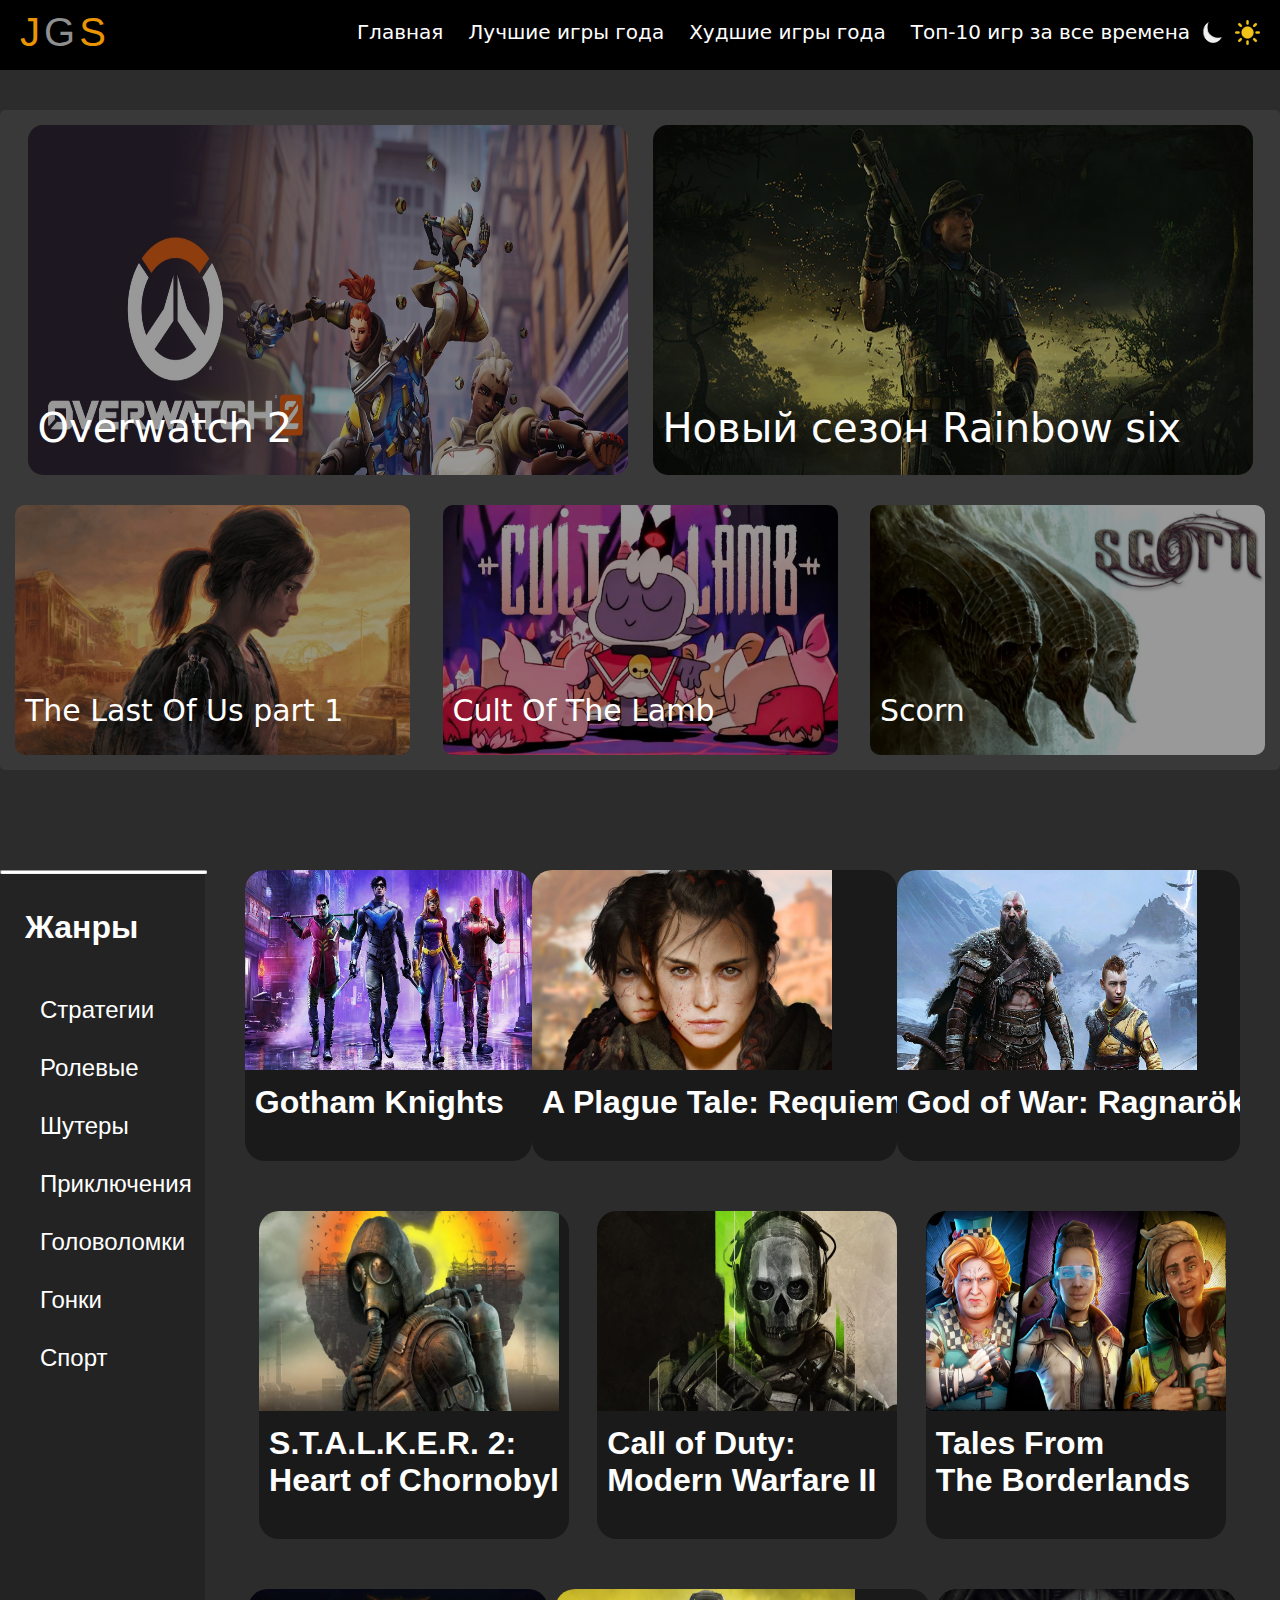
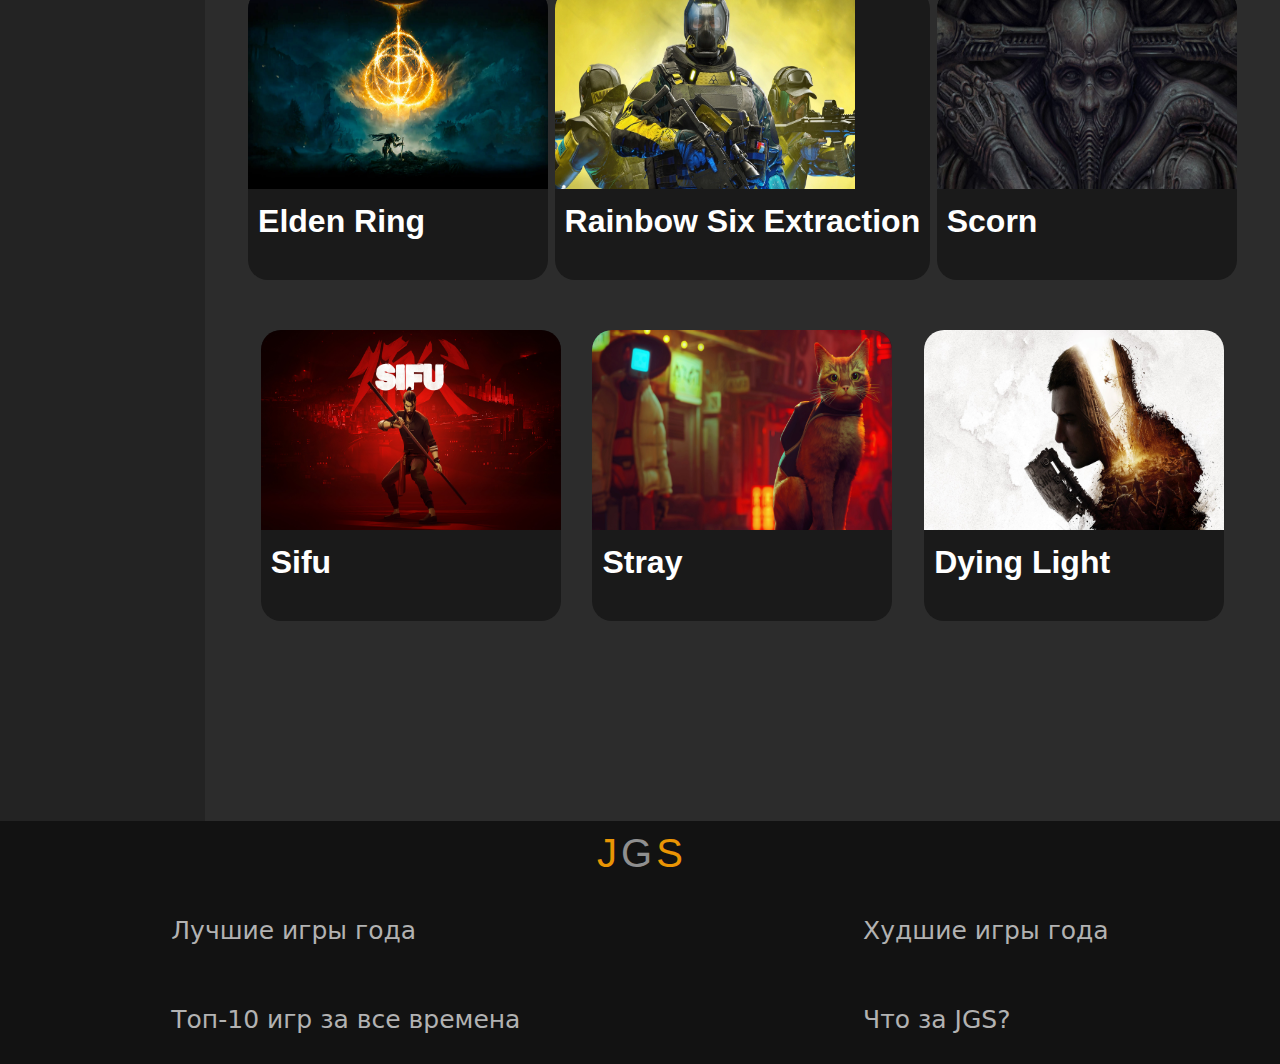
<file: index.html>
<!DOCTYPE html>
<html lang="en">
  <head>
    <meta charset="UTF-8" />
    <meta http-equiv="X-UA-Compatible" content="IE=edge" />
    <meta name="viewport" content="width=device-width, initial-scale=1.0" />
    <title>JGS</title>
    <link rel="stylesheet" href="./styles-d.css" id="theme" />
  </head>
  <body>
    <!-- Navigation -->
    <header>
      <div class="navigation">
        <div class="logo">
          <span class="logo-l1">J</span>
          <span class="logo-l2">G</span>
          <span class="logo-l3">S</span>
        </div>
        <nav class="nav">
          <div class="nav-list">
            <a href="./index.html" class="nav-link">Главная</a>

            <a href="./index2.html" class="nav-link">Лучшие игры года</a>

            <a href="./index3.html" class="nav-link">Худшие игры года</a>

            <a href="./index4.html" class="nav-link"
              >Топ-10 игр за все времена</a
            >

            <img src="./images/moon-icon-32.png" alt="" id="change-mod-d" />
            <img src="./images/831682.png" alt="" id="change-mod-l" />
          </div>
        </nav>
      </div>
    </header>

    <!-- Welcome -->
    <section class="welcome">
      <div class="welcome-banner">
        <div class="first-row">
          <div class="first-column">
            <p class="column-text-1">Overwatch 2</p>
          </div>

          <div class="second-column">
            <p class="column-text-2">Новый сезон Rainbow six</p>
          </div>
        </div>

        <div class="second-row">
          <div class="third-column">
            <p class="column-text-3">The Last Of Us part 1</p>
          </div>

          <div class="fourth-column">
            <p class="column-text-4">Cult Of The Lamb</p>
          </div>

          <div class="fivth-column">
            <p class="column-text-5">Scorn</p>
          </div>
        </div>
      </div>
    </section>

    <!-- Side & Cards -->
    <section class="main">
      <div class="side">
        <hr class="side-line" />
        <h1 class="side-title">Жанры</h1>
        <a href="#" class="side-link">Стратегии</a>
        <a href="#" class="side-link">Ролевые</a>
        <a href="#" class="side-link">Шутеры </a>
        <a href="#" class="side-link">Приключения</a>
        <a href="#" class="side-link">Головоломки</a>
        <a href="#" class="side-link">Гонки</a>
        <a href="#" class="side-link">Спорт</a>
      </div>
      <div class="main-page">
        <div class="cards-row-1">
          <div class="card">
            <img
              src="./images/gotham-knights-1652189222476.jpeg"
              alt=""
              class="card-img"
            />
            <div class="card-descript">
              <h1 class="card-title">Gotham Knights</h1>
            </div>
          </div>

          <div class="card">
            <img
              src="./images/obzor-a-plague-tale-requiem_16666079601842803614.jpg"
              alt=""
              class="card-img"
            />
            <div class="card-descript">
              <h1 class="card-title">A Plague Tale: Requiem</h1>
            </div>
          </div>

          <div class="card">
            <img
              src="./images/god-of-war-ragnarok-1657880021191.jpeg"
              alt=""
              class="card-img"
            />
            <div class="card-descript">
              <h1 class="card-title">God of War: Ragnarök</h1>
            </div>
          </div>
        </div>
        <div class="cards-row-2">
          <div class="card">
            <img src="./images/stalker2.jpg" alt="" class="card-img" />
            <div class="card-descript">
              <h1 class="card-title">
                S.T.A.L.K.E.R. 2: <br />
                Heart of Chornobyl
              </h1>
            </div>
          </div>

          <div class="card">
            <img src="./images/cod2.jpg" alt="" class="card-img" />
            <div class="card-descript">
              <h1 class="card-title">
                Call of Duty: <br />
                Modern Warfare II
              </h1>
            </div>
          </div>

          <div class="card">
            <img src="./images/borderlands.jpg" alt="" class="card-img" />
            <div class="card-descript">
              <h1 class="card-title">
                Tales From <br />
                The Borderlands
              </h1>
            </div>
          </div>
        </div>
        <div class="cards-row-3">
          <div class="card">
            <img src="./images/eldrin.jpg" alt="" class="card-img" />
            <div class="card-descript">
              <h1 class="card-title">Elden Ring</h1>
            </div>
          </div>

          <div class="card">
            <img
              src="./images/Rainbow-Six-extraction.webp"
              alt=""
              class="card-img"
            />
            <div class="card-descript">
              <h1 class="card-title">Rainbow Six Extraction</h1>
            </div>
          </div>

          <div class="card">
            <img src="./images/scrn.jpg" alt="" class="card-img" />
            <div class="card-descript">
              <h1 class="card-title">Scorn</h1>
            </div>
          </div>
        </div>
        <div class="cards-row-4 hidden">
          <div class="card">
            <img src="./images/sifu.jpg" alt="" class="card-img" />
            <div class="card-descript">
              <h1 class="card-title">Sifu</h1>
            </div>
          </div>

          <div class="card">
            <img src="./images/stray.webp" alt="" class="card-img" />
            <div class="card-descript">
              <h1 class="card-title">Stray</h1>
            </div>
          </div>

          <div class="card">
            <img
              src="./images/dying_light_2_hero.jpg"
              alt=""
              class="card-img"
            />
            <div class="card-descript">
              <h1 class="card-title">Dying Light</h1>
            </div>
          </div>
        </div>
      </div>
    </section>

    <!-- Footer -->
    <footer class="footer">
      <div class="main-foo">
        <div class="footer-logo">
          <span class="logo-l1">J</span>
          <span class="logo-l2">G</span>
          <span class="logo-l3">S</span>
        </div>
        <div class="footer-links">
          <div class="footer-row-1">
            <a href="./index2.html" class="footer-link">Лучшие игры года</a>
            <a href="./index4.html" class="footer-link"
              >Топ-10 игр за все времена</a
            >
          </div>
          <div class="footer-row-2">
            <a href="./index3.html" class="footer-link">Худшие игры года</a>
            <a href="" class="footer-link">Что за JGS?</a>
          </div>
        </div>
      </div>
    </footer>
  </body>
  <script src="./scripts/jquery-3.6.0.min.js"></script>
  <script src="./scripts/script.js"></script>
</html>
</file>
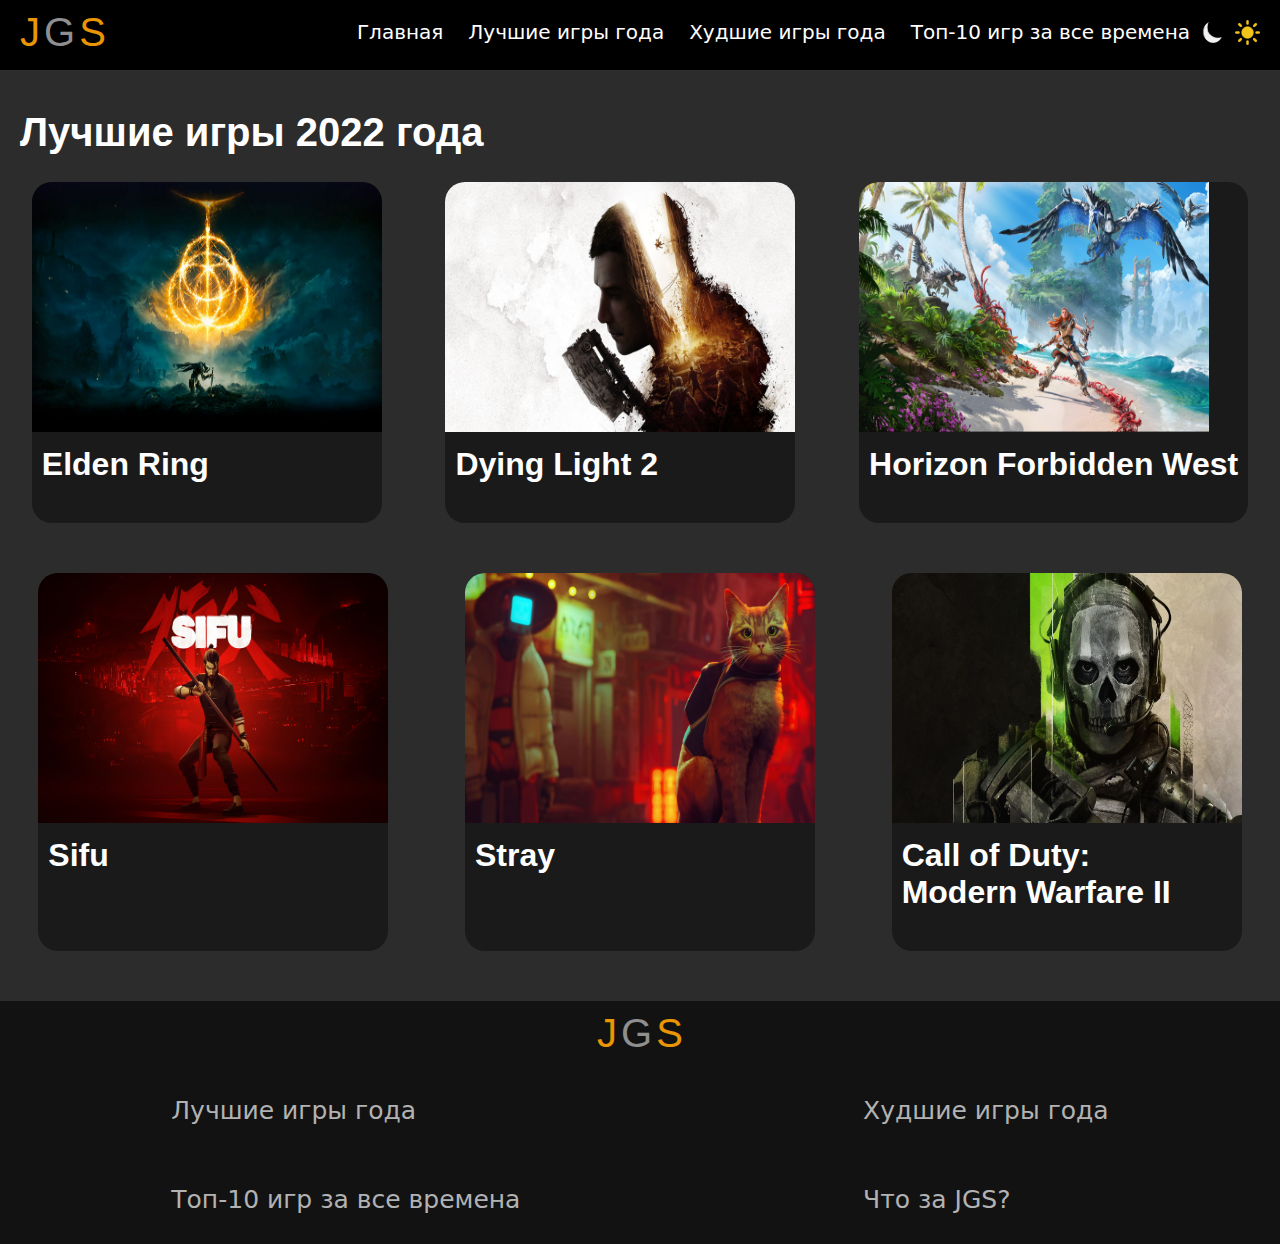
<file: index2.html>
<!DOCTYPE html>
<html lang="en">
  <head>
    <meta charset="UTF-8" />
    <meta http-equiv="X-UA-Compatible" content="IE=edge" />
    <meta name="viewport" content="width=device-width, initial-scale=1.0" />
    <title>JGS</title>
    <link rel="stylesheet" href="./styles-d.css" id="theme" />
  </head>
  <body>
    <!-- Navigation -->
    <header>
      <div class="navigation">
        <div class="logo">
          <span class="logo-l1">J</span>
          <span class="logo-l2">G</span>
          <span class="logo-l3">S</span>
        </div>
        <nav class="nav">
          <div class="nav-list">
            <a href="./index.html" class="nav-link"> Главная</a>

            <a href="./index2.html" class="nav-link">Лучшие игры года</a>

            <a href="./index3.html" class="nav-link">Худшие игры года</a>

            <a href="./index4.html" class="nav-link"
              >Топ-10 игр за все времена</a
            >

            <img src="./images/moon-icon-32.png" alt="" id="change-mod-d" />
            <img src="./images/831682.png" alt="" id="change-mod-l" />
          </div>
        </nav>
      </div>
    </header>

    <section>
      <div class="best-cards-title">
        <h1 class="title-best">Лучшие игры 2022 года</h1>
      </div>
      <div class="best-cards-main">
        <div class="best-cards-row-1">
          <div class="best-card">
            <img src="./images/eldrin.jpg" alt="" class="best-card-img" />
            <div class="best-card-descript">
              <h1 class="best-card-title">Elden Ring</h1>
            </div>
          </div>

          <div class="best-card">
            <img
              src="./images/dying_light_2_hero.jpg"
              alt=""
              class="best-card-img"
            />
            <div class="best-card-descript">
              <h1 class="best-card-title">Dying Light 2</h1>
            </div>
          </div>

          <div class="best-card">
            <img
              src="./images/Horizon-Forbidden-West.jpg"
              alt=""
              class="best-card-img"
            />
            <div class="best-card-descript">
              <h1 class="best-card-title">Horizon Forbidden West</h1>
            </div>
          </div>
        </div>
        <div class="best-cards-row-2">
          <div class="best-card">
            <img src="./images/sifu.jpg" alt="" class="best-card-img" />
            <div class="best-card-descript">
              <h1 class="best-card-title">Sifu</h1>
            </div>
          </div>

          <div class="best-card">
            <img src="./images/stray.webp" alt="" class="best-card-img" />
            <div class="best-card-descript">
              <h1 class="best-card-title">Stray</h1>
            </div>
          </div>

          <div class="best-card">
            <img src="./images/cod2.jpg" alt="" class="best-card-img" />

            <div class="best-card-descript">
              <h1 class="best-card-title">
                Call of Duty: <br />
                Modern Warfare II
              </h1>
            </div>
          </div>
        </div>
      </div>
    </section>

    <footer class="footer">
      <div class="main-foo">
        <div class="footer-logo">
          <span class="logo-l1">J</span>
          <span class="logo-l2">G</span>
          <span class="logo-l3">S</span>
        </div>
        <div class="footer-links">
          <div class="footer-row-1">
            <a href="./index2.html" class="footer-link">Лучшие игры года</a>
            <a href="./index4.html" class="footer-link"
              >Топ-10 игр за все времена</a
            >
          </div>
          <div class="footer-row-2">
            <a href="./index3.html" class="footer-link">Худшие игры года</a>
            <a href="" class="footer-link">Что за JGS?</a>
          </div>
        </div>
      </div>
    </footer>
  </body>
  <script src="./scripts/jquery-3.6.0.min.js"></script>
  <script src="./scripts/script.js"></script>
</html>
</file>
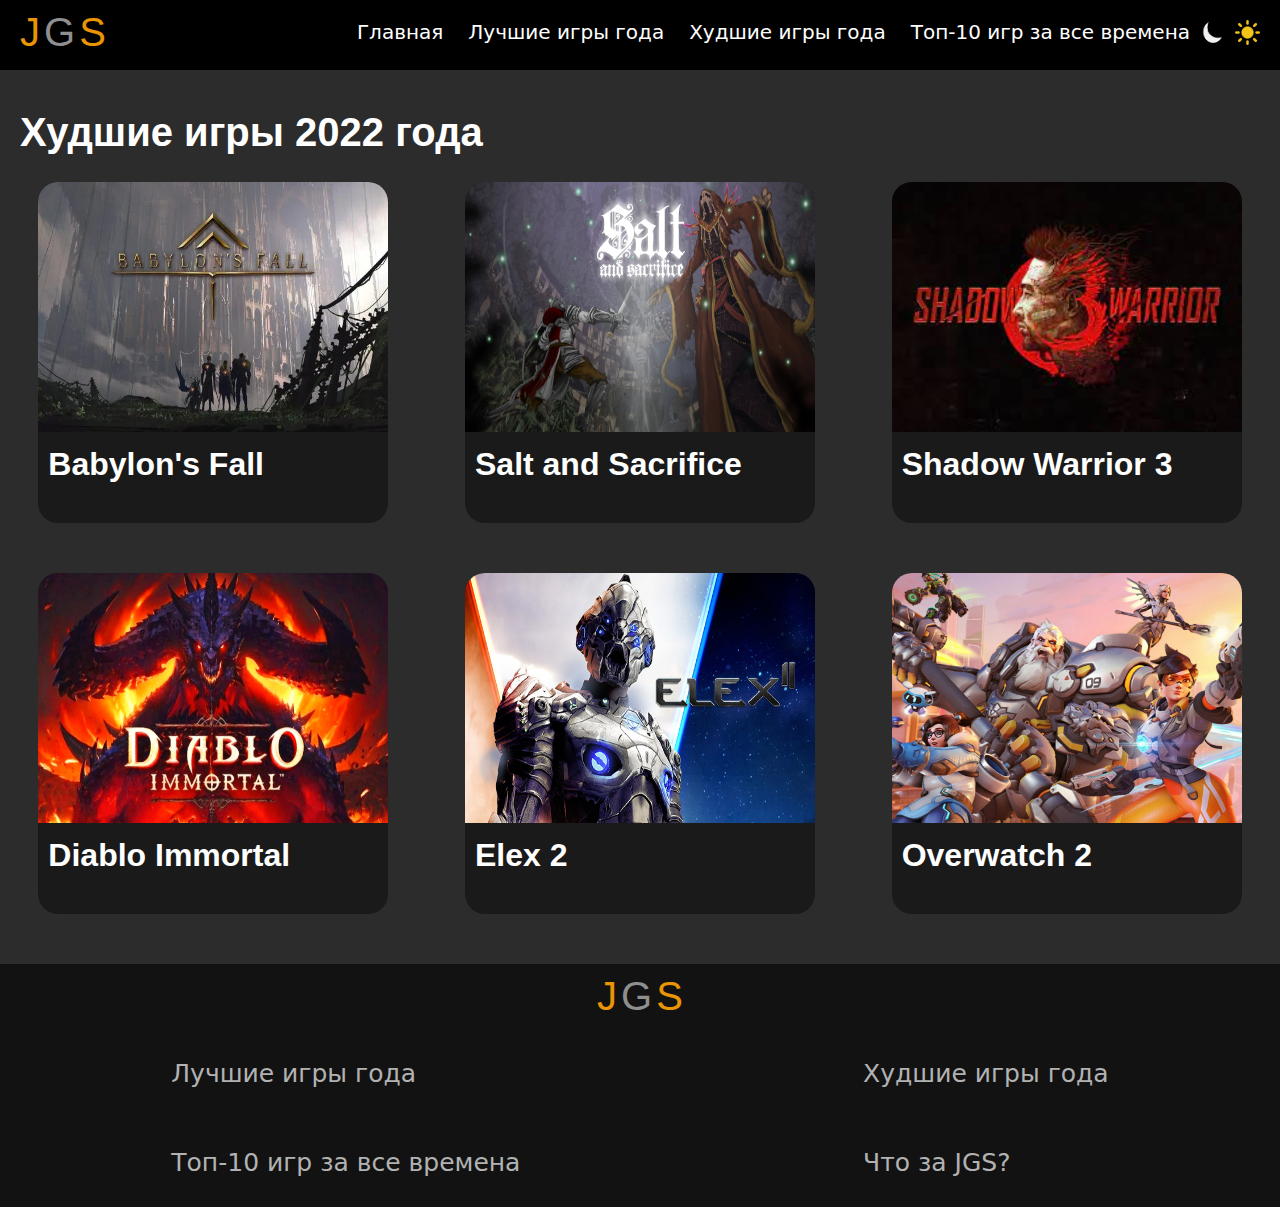
<file: index3.html>
<!DOCTYPE html>
<html lang="en">
  <head>
    <meta charset="UTF-8" />
    <meta http-equiv="X-UA-Compatible" content="IE=edge" />
    <meta name="viewport" content="width=device-width, initial-scale=1.0" />
    <title>JGS</title>
    <link rel="stylesheet" href="./styles-d.css" id="theme" />
  </head>
  <body>
    <!-- Navigation -->
    <header>
      <div class="navigation">
        <div class="logo">
          <span class="logo-l1">J</span>
          <span class="logo-l2">G</span>
          <span class="logo-l3">S</span>
        </div>
        <nav class="nav">
          <div class="nav-list">
            <a href="./index.html" class="nav-link">Главная</a>

            <a href="./index2.html" class="nav-link">Лучшие игры года</a>

            <a href="./index3.html" class="nav-link">Худшие игры года</a>

            <a href="./index4.html" class="nav-link"
              >Топ-10 игр за все времена</a
            >

            <img src="./images/moon-icon-32.png" alt="" id="change-mod-d" />
            <img src="./images/831682.png" alt="" id="change-mod-l" />
          </div>
        </nav>
      </div>
    </header>

    <section>
      <div class="best-cards-title">
        <h1 class="title-best">Худшие игры 2022 года</h1>
      </div>
      <div class="best-cards-main">
        <div class="best-cards-row-1">
          <div class="best-card">
            <img src="./images/babfal;.webp" alt="" class="best-card-img" />
            <div class="best-card-descript">
              <h1 class="best-card-title">Babylon's Fall</h1>
            </div>
          </div>

          <div class="best-card">
            <img src="./images/sas.jpg" alt="" class="best-card-img" />
            <div class="best-card-descript">
              <h1 class="best-card-title">Salt and Sacrifice</h1>
            </div>
          </div>

          <div class="best-card">
            <img src="./images/Без названия.jpg" alt="" class="best-card-img" />
            <div class="best-card-descript">
              <h1 class="best-card-title">Shadow Warrior 3</h1>
            </div>
          </div>
        </div>
        <div class="best-cards-row-2">
          <div class="best-card">
            <img
              src="./images/Diablo-Immotal-Cost.webp"
              alt=""
              class="best-card-img"
            />
            <div class="best-card-descript">
              <h1 class="best-card-title">Diablo Immortal</h1>
            </div>
          </div>

          <div class="best-card">
            <img
              src="./images/capsule_616x353.jpg"
              alt=""
              class="best-card-img"
            />
            <div class="best-card-descript">
              <h1 class="best-card-title">Elex 2</h1>
            </div>
          </div>

          <div class="best-card">
            <img
              src="./images/overwatch 2wr.jpg"
              alt=""
              class="best-card-img"
            />

            <div class="best-card-descript">
              <h1 class="best-card-title">Overwatch 2</h1>
            </div>
          </div>
        </div>
      </div>
    </section>

    <footer class="footer">
      <div class="main-foo">
        <div class="footer-logo">
          <span class="logo-l1">J</span>
          <span class="logo-l2">G</span>
          <span class="logo-l3">S</span>
        </div>
        <div class="footer-links">
          <div class="footer-row-1">
            <a href="./index2.html" class="footer-link">Лучшие игры года</a>
            <a href="./index4.html" class="footer-link"
              >Топ-10 игр за все времена</a
            >
          </div>
          <div class="footer-row-2">
            <a href="./index3.html" class="footer-link">Худшие игры года</a>
            <a href="" class="footer-link">Что за JGS?</a>
          </div>
        </div>
      </div>
    </footer>
  </body>
  <script src="./scripts/jquery-3.6.0.min.js"></script>
  <script src="./scripts/script.js"></script>
</html>
</file>
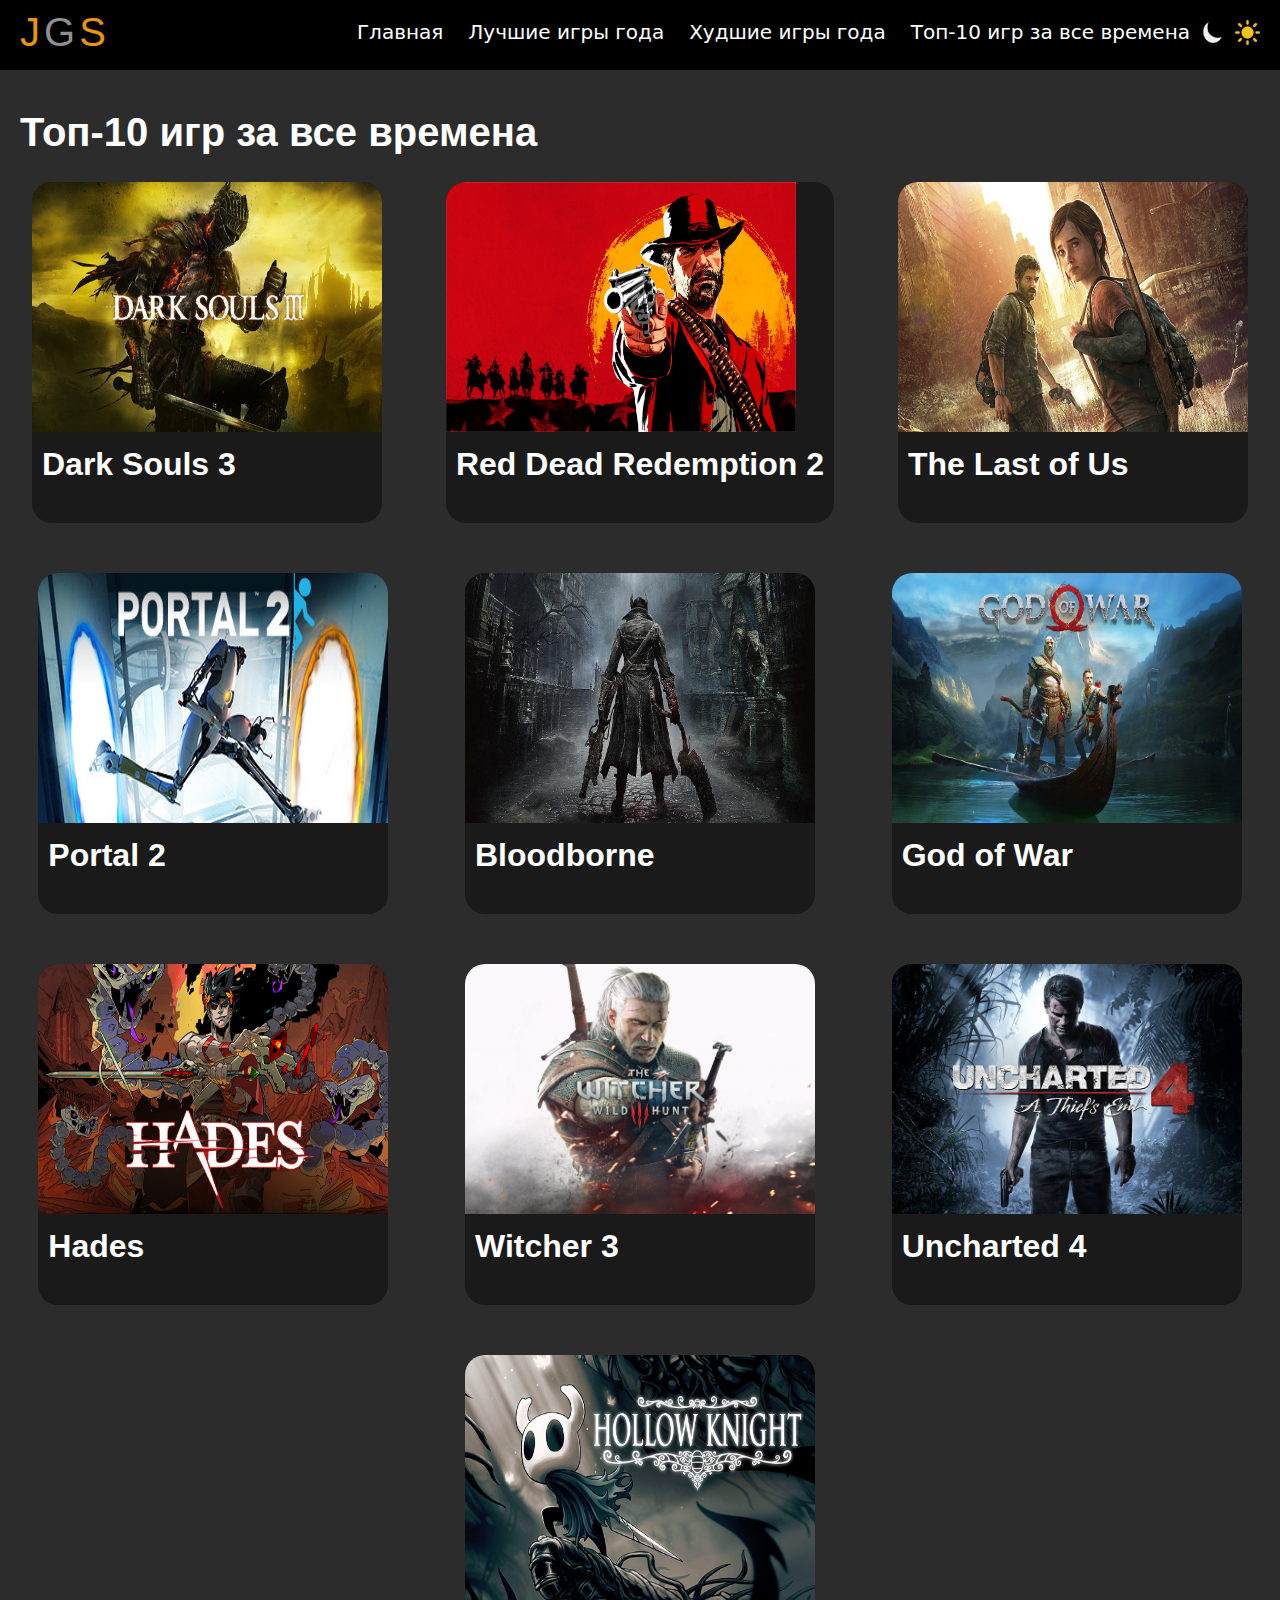
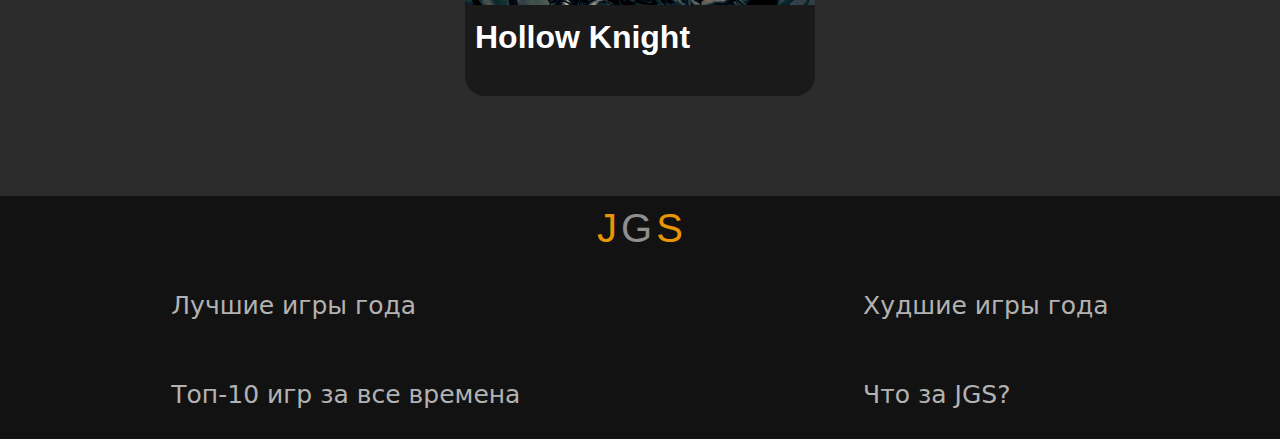
<file: index4.html>
<!DOCTYPE html>
<html lang="en">
  <head>
    <meta charset="UTF-8" />
    <meta http-equiv="X-UA-Compatible" content="IE=edge" />
    <meta name="viewport" content="width=device-width, initial-scale=1.0" />
    <title>JGS</title>
    <link rel="stylesheet" href="./styles-d.css" id="theme" />
  </head>
  <body>
    <!-- Navigation -->
    <header>
      <div class="navigation">
        <div class="logo">
          <span class="logo-l1">J</span>
          <span class="logo-l2">G</span>
          <span class="logo-l3">S</span>
        </div>
        <nav class="nav">
          <div class="nav-list">
            <a href="./index.html" class="nav-link">Главная</a>

            <a href="./index2.html" class="nav-link">Лучшие игры года</a>

            <a href="./index3.html" class="nav-link">Худшие игры года</a>

            <a href="./index4.html" class="nav-link"
              >Топ-10 игр за все времена</a
            >

            <img src="./images/moon-icon-32.png" alt="" id="change-mod-d" />
            <img src="./images/831682.png" alt="" id="change-mod-l" />
          </div>
        </nav>
      </div>
    </header>

    <section>
      <div class="best-cards-title">
        <h1 class="title-best">Топ-10 игр за все времена</h1>
      </div>
      <div class="best-cards-main">
        <div class="best-cards-row-1">
          <div class="best-card">
            <img src="./images/dark-souls-3.jpg" alt="" class="best-card-img" />
            <div class="best-card-descript">
              <h1 class="best-card-title">Dark Souls 3</h1>
            </div>
          </div>

          <div class="best-card">
            <img
              src="./images/red dead redempt 2.jpg"
              alt=""
              class="best-card-img"
            />
            <div class="best-card-descript">
              <h1 class="best-card-title">Red Dead Redemption 2</h1>
            </div>
          </div>

          <div class="best-card">
            <img src="./images/thelastofus.jpg " alt="" class="best-card-img" />
            <div class="best-card-descript">
              <h1 class="best-card-title">The Last of Us</h1>
            </div>
          </div>
        </div>
        <div class="best-cards-row-2">
          <div class="best-card">
            <img src="./images/portal2.jpg" alt="" class="best-card-img" />
            <div class="best-card-descript">
              <h1 class="best-card-title">Portal 2</h1>
            </div>
          </div>

          <div class="best-card">
            <img src="./images/bloodborne.webp" alt="" class="best-card-img" />
            <div class="best-card-descript">
              <h1 class="best-card-title">Bloodborne</h1>
            </div>
          </div>

          <div class="best-card">
            <img
              src="./images/God_of_War_2018.jpg"
              alt=""
              class="best-card-img"
            />

            <div class="best-card-descript">
              <h1 class="best-card-title">God of War</h1>
            </div>
          </div>
        </div>

        <div class="best-cards-row-3">
          <div class="best-card">
            <img src="./images/ades.jpg" alt="" class="best-card-img" />
            <div class="best-card-descript">
              <h1 class="best-card-title">Hades</h1>
            </div>
          </div>

          <div class="best-card">
            <img src="./images/witcher3.webp" alt="" class="best-card-img" />
            <div class="best-card-descript">
              <h1 class="best-card-title">Witcher 3</h1>
            </div>
          </div>

          <div class="best-card">
            <img src="./images/uncharted4.jpg" alt="" class="best-card-img" />

            <div class="best-card-descript">
              <h1 class="best-card-title">Uncharted 4</h1>
            </div>
          </div>
        </div>

        <div class="best-cards-row-4">
          <div class="best-card">
            <img src="./images/hw.jpg" alt="" class="best-card-img" />
            <div class="best-card-descript">
              <h1 class="best-card-title">Hollow Knight</h1>
            </div>
          </div>
        </div>
      </div>
    </section>

    <footer class="footer">
      <div class="main-foo">
        <div class="footer-logo">
          <span class="logo-l1">J</span>
          <span class="logo-l2">G</span>
          <span class="logo-l3">S</span>
        </div>
        <div class="footer-links">
          <div class="footer-row-1">
            <a href="./index2.html" class="footer-link">Лучшие игры года</a>
            <a href="./index4.html" class="footer-link"
              >Топ-10 игр за все времена</a
            >
          </div>
          <div class="footer-row-2">
            <a href="./index3.html" class="footer-link">Худшие игры года</a>
            <a href="" class="footer-link">Что за JGS?</a>
          </div>
        </div>
      </div>
    </footer>
  </body>
  <script src="./scripts/jquery-3.6.0.min.js"></script>
  <script src="./scripts/script.js"></script>
</html>
</file>
<file: styles-d.css>
* {
  transition: 1s;
}

body {
  padding: 0;
  margin: 0;
  background-color: rgb(44, 44, 44);
}

/* Navigation */
header {
  background-color: rgb(0, 0, 0);
  height: 70px;
  margin-bottom: 40px;
}

.navigation {
  display: flex;
  align-items: center;
  justify-content: space-between;
  padding: 10px 0;
  margin-bottom: 50px;
}

.nav {
  padding-right: 20px;
}

.nav-list {
  display: flex;
}

.nav-link {
  padding-left: 25px;
  text-decoration: none;
  color: rgb(255, 255, 255);
  font-size: 20px;
  font-family: system-ui;
}

.nav-link:hover {
  color: rgb(233, 149, 4);
  transition: 0.5s;
}

#change-mod-d {
  height: 25px;
  width: 25px;
  margin-left: 10px;
  cursor: pointer;
}

#change-mod-l {
  height: 25px;
  width: 25px;
  margin-left: 10px;
  cursor: pointer;
}

.logo {
  padding-left: 20px;
}

.logo-l1 {
  font-size: 40px;
  font-family: sans-serif;
  color: rgb(233, 149, 4);
  cursor: default;
}

.logo-l2 {
  font-size: 40px;
  font-family: sans-serif;
  color: rgb(143, 143, 143);
  cursor: default;
}

.logo-l3 {
  font-size: 40px;
  font-family: sans-serif;
  color: rgb(233, 149, 4);
  cursor: default;
}

/* Welcome */
.welcome {
  background-color: rgb(57, 57, 57);
  border-radius: 5px;
  margin-bottom: 100px;
}

.first-row {
  display: flex;
  justify-content: space-around;
  padding: 15px;
}

.first-column {
  width: 600px;
  height: 350px;
  background: linear-gradient(rgba(0, 0, 0, 0.4), rgba(0, 0, 0, 0.4)),
    url(./images/overwatch2.jpg);
  background-size: 600px 450px;
  border-radius: 15px;
  cursor: pointer;
}

.first-column:hover {
  transform: scale(1.03);
}

.second-column {
  width: 600px;
  height: 350px;
  background: linear-gradient(rgba(0, 0, 0, 0.4), rgba(0, 0, 0, 0.4)),
    url(./images/r6s-seasons-y7s3__2_.webp);
  background-size: 600px 450px;
  border-radius: 15px;
  cursor: pointer;
}

.second-column:hover {
  transform: scale(1.03);
}

.second-row {
  display: flex;
  justify-content: space-between;
  padding: 15px;
}

.third-column {
  width: 395px;
  height: 250px;
  background: linear-gradient(rgba(0, 0, 0, 0.4), rgba(0, 0, 0, 0.4)),
    url(./images/thelastofus-part1-review-blogroll-1661921378847.jpg);
  border-radius: 10px;
  background-size: 395px 250px;
  cursor: pointer;
}

.third-column:hover {
  transform: scale(1.03);
}

.fourth-column {
  width: 395px;
  height: 250px;
  background: linear-gradient(rgba(0, 0, 0, 0.4), rgba(0, 0, 0, 0.4)),
    url(./images/cult-of-the-lamb-5.jpg.webp);
  border-radius: 10px;
  background-size: 395px 250px;
  cursor: pointer;
}

.fourth-column:hover {
  transform: scale(1.03);
}

.fivth-column {
  width: 395px;
  height: 250px;
  background: linear-gradient(rgba(0, 0, 0, 0.4), rgba(0, 0, 0, 0.4)),
    url(./images/scorn\ up.jpg);
  border-radius: 10px;
  background-size: 395px 250px;
  cursor: pointer;
}

.fivth-column:hover {
  transform: scale(1.03);
}

.column-text-1 {
  padding: 10px;
  margin: 45% 0;
  color: white;
  font-size: 40px;
  font-family: system-ui;
}

.column-text-2 {
  padding: 10px;
  margin: 45% 0;
  color: white;
  font-size: 40px;
  font-family: system-ui;
}

.column-text-3 {
  padding: 10px;
  margin: 45% 0;
  color: white;
  font-size: 30px;
  font-family: system-ui;
}

.column-text-4 {
  padding: 10px;
  margin: 45% 0;
  color: white;
  font-size: 30px;
  font-family: system-ui;
}

.column-text-5 {
  padding: 10px;
  margin: 45% 0;
  color: white;
  font-size: 30px;
  font-family: system-ui;
}

/* Side & Cards */
.side {
  color: white;
  background-color: rgb(35, 35, 35);
  width: 16%;
}

.side-line {
  background-color: white;
  color: white;
  height: 2px;
  width: 100%;
  margin: 0;
  margin-left: 0;
  border-radius: 5px;
  margin-bottom: 0%;
}

.side-title {
  font-size: 2rem;
  margin: 0;
  padding: 35px 25px;
  font-family: sans-serif;
  cursor: default;
}

.side-link {
  display: block;
  text-decoration: none;
  color: white;
  padding: 15px 40px;
  font-size: 1.5rem;
  font-family: sans-serif;
}

.side-link:hover {
  color: rgb(233, 149, 4);
  transition: 0.5s;
}

.main {
  display: flex;
}

.main-page {
  width: 80%;
  margin: 0 40px;
  margin-bottom: 150px;
}

.cards-row-1 {
  display: flex;
  justify-content: space-around;
  margin-bottom: 50px;
}

.card {
  background-color: rgb(26, 26, 26);
  border-radius: 20px;
  overflow: hidden;
  cursor: pointer;
}

.card:hover {
  transform: scale(1.05);
  transition: 0.5s;
}

.cards-row-2 {
  display: flex;
  justify-content: space-around;
  margin-bottom: 50px;
}

.cards-row-3 {
  display: flex;
  justify-content: space-around;
  margin-bottom: 50px;
}

.cards-row-4 {
  display: flex;
  justify-content: space-around;
  margin-bottom: 50px;
}

.card-img {
  width: 300px;
  height: 200px;
}

.card-title {
  color: white;
  font-family: sans-serif;
  width: 100%;
  margin: 0;
  margin-bottom: 30px;
  padding: 10px;
  cursor: pointer;
}

.card-title:hover {
  color: rgb(185, 185, 185);
  transition: 0.2s;
}

/* Footer */

.footer {
  background-color: rgb(18, 18, 18);
}

.footer-logo {
  padding: 10px;
  text-align: center;
}

.footer-links {
  display: flex;
  justify-content: space-around;
}

.footer-link {
  text-decoration: none;
  color: rgb(178, 178, 178);
  font-size: 25px;
  font-family: system-ui;
  display: block;
  padding: 30px 70px;
}

.footer-link:hover {
  color: rgb(233, 149, 4);
  transition: 0.5s;
}

/* index2 css */

.title-best {
  color: white;
  font-size: 40px;
  font-family: sans-serif;
  padding-left: 20px;
}

.best-cards-row-1 {
  display: flex;
  justify-content: space-around;
  margin-bottom: 50px;
}

.best-cards-row-2 {
  display: flex;
  justify-content: space-around;
  margin-bottom: 50px;
}

.best-cards-row-3 {
  display: flex;
  justify-content: space-around;
  margin-bottom: 50px;
}

.best-cards-row-4 {
  display: flex;
  justify-content: space-around;
  margin-bottom: 100px;
}

.best-card-title {
  color: white;
  font-family: sans-serif;
  width: 100%;
  margin: 0;
  margin-bottom: 30px;
  padding: 10px;
  cursor: pointer;
}

.best-card {
  background-color: rgb(26, 26, 26);
  border-radius: 20px;
  overflow: hidden;
  cursor: pointer;
}

.best-card:hover {
  transform: scale(1.05);
  transition: 0.5s;
}

.best-card-title:hover {
  color: rgb(185, 185, 185);
  transition: 0.2s;
}

.best-card-img {
  width: 350px;
  height: 250px;
}

@media (max-width: 720px) {
  .nav {
    display: none;
  }
  .welcome {
    display: none;
  }
  .main-page {
    margin: 0 20%;
  }
  .cards-row-1 {
    display: block;
    margin-bottom: 30px;
  }
  .cards-row-2 {
    display: block;
    margin-bottom: 30px;
  }
  .cards-row-3 {
    display: block;
    margin-bottom: 30px;
  }
  .cards-row-4 {
    display: block;
  }
  .card {
    margin-bottom: 30px;
    width: 300px;
  }
  .side {
    display: none;
  }
  .best-cards-row-1 {
    display: block;
  }
  .best-cards-row-2 {
    display: block;
  }
  .best-cards-row-3 {
    display: block;
  }
  .best-cards-row-4 {
    display: block;
  }
  .best-card {
    width: 350px;
    margin-bottom: 40px;
  }
  .best-cards-main {
    margin: 0 15%;
  }
}
</file>
